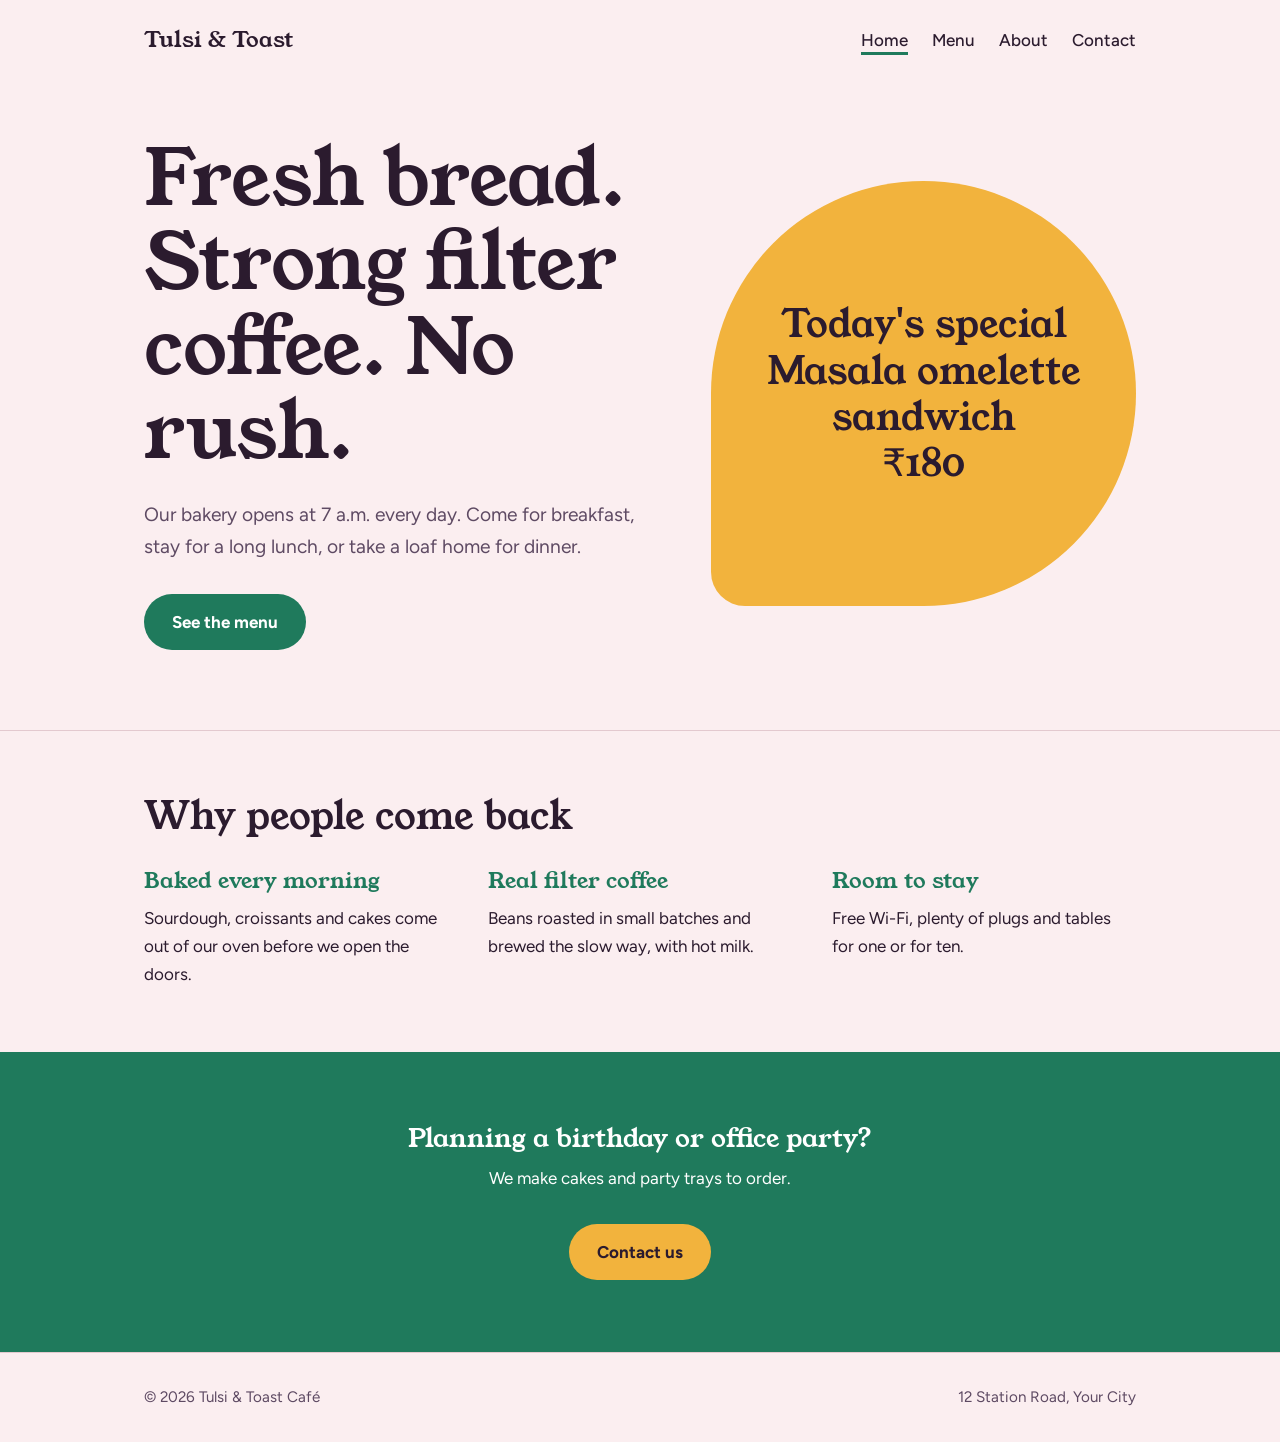
<file: index.html>
<!DOCTYPE html>
<html lang="en">
<head>
<meta charset="utf-8">
<meta name="viewport" content="width=device-width, initial-scale=1">
<title>Tulsi &amp; Toast Café</title>
<meta name="description" content="Neighbourhood café with fresh bread, filter coffee and all-day breakfast.">
<link rel="preconnect" href="https://fonts.googleapis.com">
<link rel="preconnect" href="https://fonts.gstatic.com" crossorigin>
<link href="https://fonts.googleapis.com/css2?family=Young+Serif&family=Figtree:wght@400;500;700&display=swap" rel="stylesheet">
<link rel="stylesheet" href="style.css">
</head>
<body>
<header><div class="wrap">
<a class="logo" href="index.html">Tulsi &amp; Toast</a>
<nav aria-label="Main"><a href="index.html">Home</a><a href="menu.html">Menu</a><a href="about.html">About</a><a href="contact.html">Contact</a></nav>
</div></header>
<main>
<div class="hero"><div class="wrap">
<div><h1>Fresh bread. Strong filter coffee. No rush.</h1>
<p>Our bakery opens at 7 a.m. every day. Come for breakfast, stay for a long lunch, or take a loaf home for dinner.</p>
<a class="btn" href="menu.html">See the menu</a></div>
<div class="sun" role="img" aria-label="Today's special: masala omelette sandwich"><span>Today's special<br>Masala omelette sandwich<br>₹180</span></div>
</div></div>
<section><div class="wrap"><h2>Why people come back</h2><div class="cols">
<div><h3>Baked every morning</h3><p>Sourdough, croissants and cakes come out of our oven before we open the doors.</p></div>
<div><h3>Real filter coffee</h3><p>Beans roasted in small batches and brewed the slow way, with hot milk.</p></div>
<div><h3>Room to stay</h3><p>Free Wi-Fi, plenty of plugs and tables for one or for ten.</p></div>
</div></div></section>
<div class="band"><div class="wrap"><h2>Planning a birthday or office party?</h2><p>We make cakes and party trays to order.</p><a class="btn" href="contact.html">Contact us</a></div></div></main>
<footer><div class="wrap"><span>&copy; <span data-year>2026</span> Tulsi &amp; Toast Café</span><span>12 Station Road, Your City</span></div></footer>
<script src="script.js"></script>
</body>
</html>
</file>
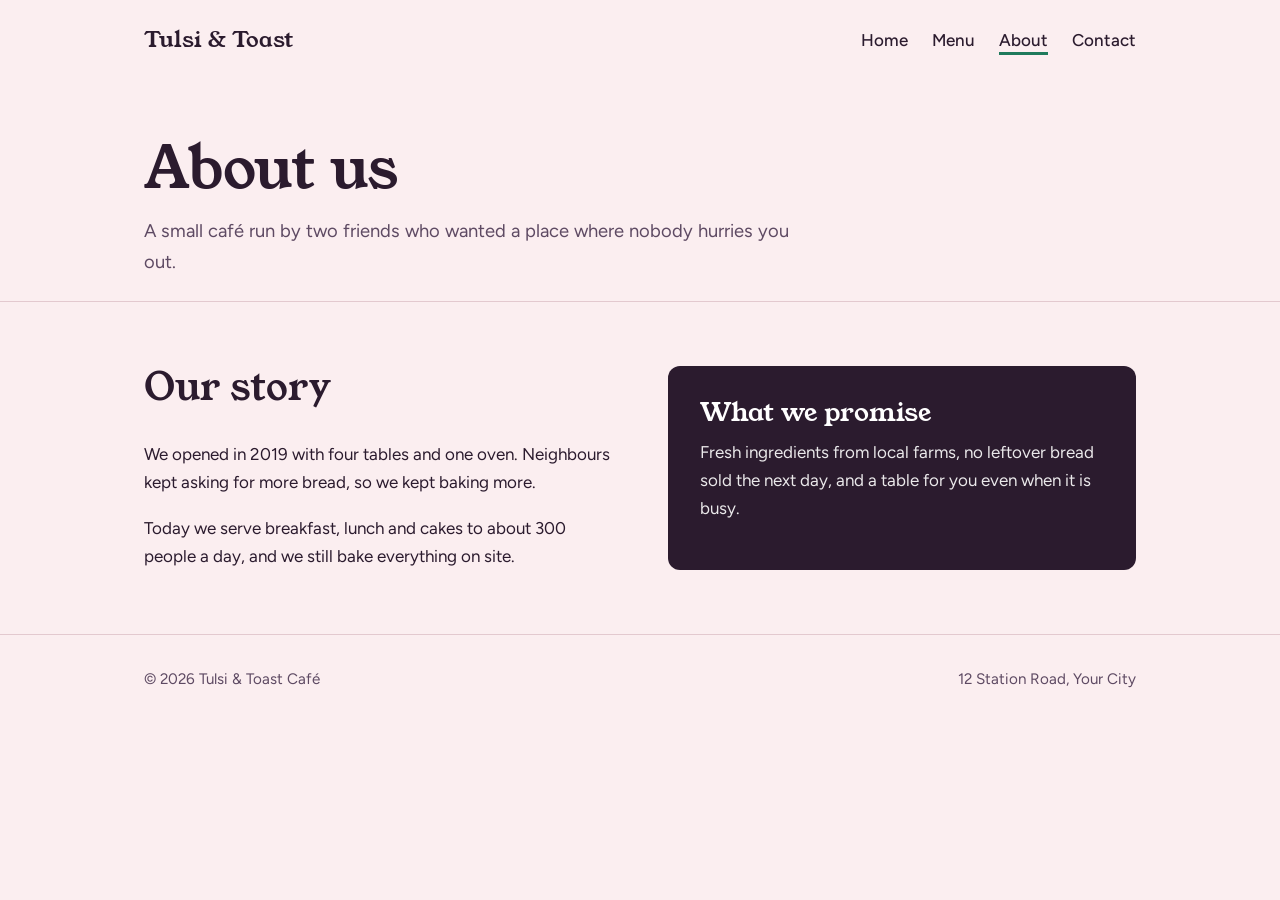
<file: about.html>
<!DOCTYPE html>
<html lang="en">
<head>
<meta charset="utf-8">
<meta name="viewport" content="width=device-width, initial-scale=1">
<title>About | Tulsi &amp; Toast Café</title>
<meta name="description" content="The story behind Tulsi &amp; Toast Café.">
<link rel="preconnect" href="https://fonts.googleapis.com">
<link rel="preconnect" href="https://fonts.gstatic.com" crossorigin>
<link href="https://fonts.googleapis.com/css2?family=Young+Serif&family=Figtree:wght@400;500;700&display=swap" rel="stylesheet">
<link rel="stylesheet" href="style.css">
</head>
<body>
<header><div class="wrap">
<a class="logo" href="index.html">Tulsi &amp; Toast</a>
<nav aria-label="Main"><a href="index.html">Home</a><a href="menu.html">Menu</a><a href="about.html">About</a><a href="contact.html">Contact</a></nav>
</div></header>
<main>
<div class="pagehead"><div class="wrap"><h1>About us</h1><p>A small café run by two friends who wanted a place where nobody hurries you out.</p></div></div>
<section><div class="wrap two">
<div><h2>Our story</h2><p>We opened in 2019 with four tables and one oven. Neighbours kept asking for more bread, so we kept baking more.</p><p style="margin-top:18px">Today we serve breakfast, lunch and cakes to about 300 people a day, and we still bake everything on site.</p></div>
<div class="panel"><h3>What we promise</h3><p>Fresh ingredients from local farms, no leftover bread sold the next day, and a table for you even when it is busy.</p></div>
</div></section></main>
<footer><div class="wrap"><span>&copy; <span data-year>2026</span> Tulsi &amp; Toast Café</span><span>12 Station Road, Your City</span></div></footer>
<script src="script.js"></script>
</body>
</html>
</file>
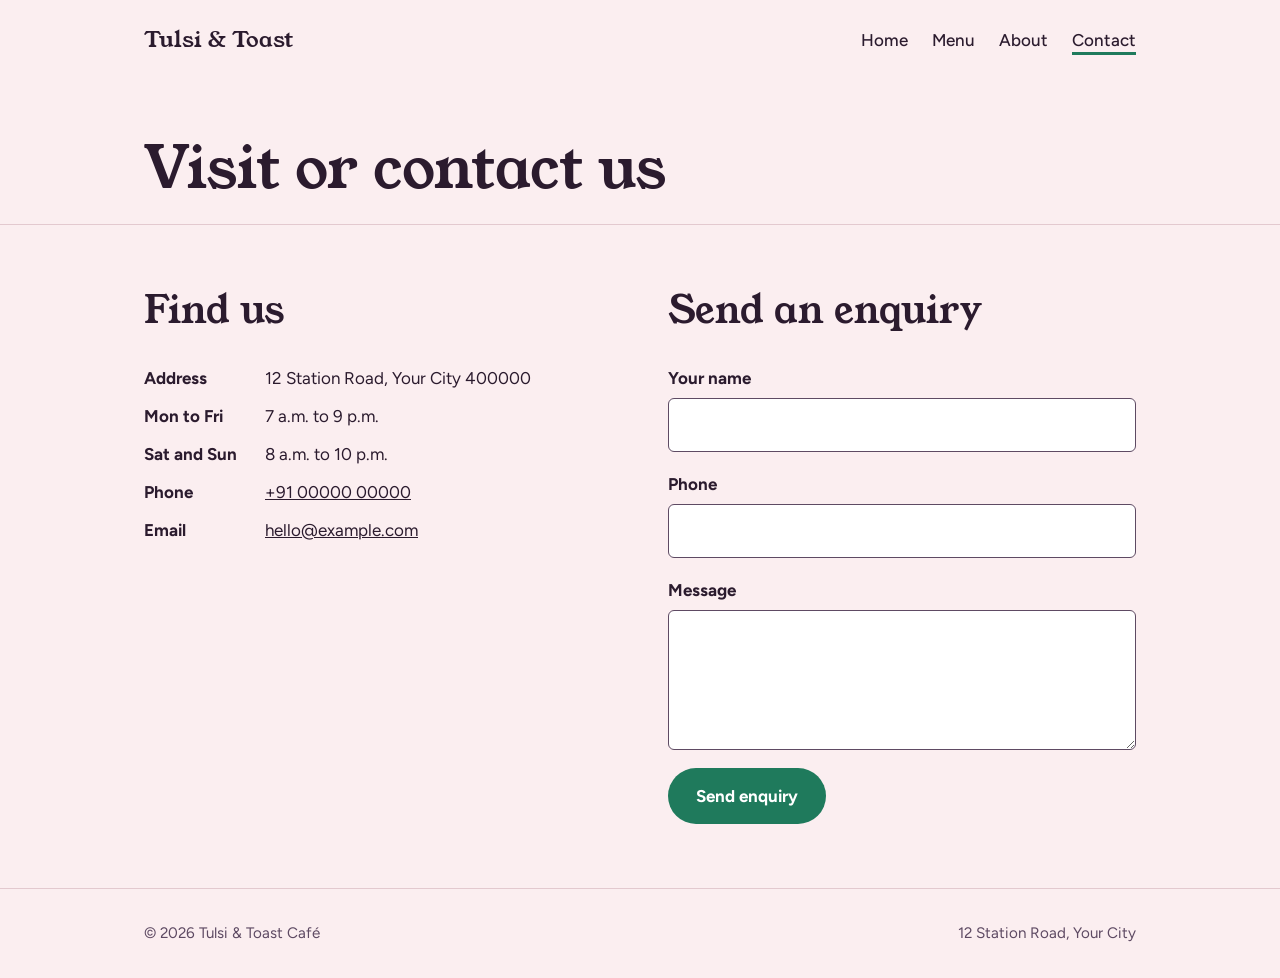
<file: contact.html>
<!DOCTYPE html>
<html lang="en">
<head>
<meta charset="utf-8">
<meta name="viewport" content="width=device-width, initial-scale=1">
<title>Contact | Tulsi &amp; Toast Café</title>
<meta name="description" content="Find us, call us or send an enquiry.">
<link rel="preconnect" href="https://fonts.googleapis.com">
<link rel="preconnect" href="https://fonts.gstatic.com" crossorigin>
<link href="https://fonts.googleapis.com/css2?family=Young+Serif&family=Figtree:wght@400;500;700&display=swap" rel="stylesheet">
<link rel="stylesheet" href="style.css">
</head>
<body>
<header><div class="wrap">
<a class="logo" href="index.html">Tulsi &amp; Toast</a>
<nav aria-label="Main"><a href="index.html">Home</a><a href="menu.html">Menu</a><a href="about.html">About</a><a href="contact.html">Contact</a></nav>
</div></header>
<main>
<div class="pagehead"><div class="wrap"><h1>Visit or contact us</h1></div></div>
<section><div class="wrap two">
<div><h2>Find us</h2><dl>
<dt>Address</dt><dd>12 Station Road, Your City 400000</dd>
<dt>Mon to Fri</dt><dd>7 a.m. to 9 p.m.</dd>
<dt>Sat and Sun</dt><dd>8 a.m. to 10 p.m.</dd>
<dt>Phone</dt><dd><a href="tel:+910000000000">+91 00000 00000</a></dd>
<dt>Email</dt><dd><a href="mailto:hello@example.com">hello@example.com</a></dd></dl></div>
<div><h2>Send an enquiry</h2>
<form id="contact-form">
<label>Your name<input name="name" required autocomplete="name"></label>
<label>Phone<input name="phone" type="tel" autocomplete="tel"></label>
<label>Message<textarea name="message" required></textarea></label>
<button class="btn" type="submit">Send enquiry</button></form></div>
</div></section></main>
<footer><div class="wrap"><span>&copy; <span data-year>2026</span> Tulsi &amp; Toast Café</span><span>12 Station Road, Your City</span></div></footer>
<script src="script.js"></script>
</body>
</html>
</file>
<file: style.css>
:root{--bg:#FBEEF0;--plum:#2B1B2E;--green:#1F7A5C;--gold:#F2B33D;--muted:#5E4A63;--line:#E3C9CF;--white:#fff;--head:"Young Serif",Georgia,serif;--body:"Figtree",system-ui,sans-serif}
*{box-sizing:border-box;margin:0;padding:0}
html{scroll-behavior:smooth}
body{background:var(--bg);color:var(--plum);font-family:var(--body);font-size:1.0625rem;line-height:1.65}
a{color:inherit}
:focus-visible{outline:3px solid var(--green);outline-offset:3px}
.wrap{max-width:1040px;margin:0 auto;padding:0 24px}
h1,h2,h3{font-family:var(--head);font-weight:400;line-height:1.1}
header .wrap{display:flex;justify-content:space-between;align-items:center;padding-top:22px;padding-bottom:22px;gap:16px;flex-wrap:wrap}
.logo{font-family:var(--head);font-size:1.4rem;text-decoration:none}
nav{display:flex;gap:24px;font-weight:500;flex-wrap:wrap}
nav a{text-decoration:none;padding:4px 0}
nav a:hover,nav a[aria-current]{text-decoration:underline;text-underline-offset:6px;text-decoration-color:var(--green);text-decoration-thickness:3px}
.hero{padding:56px 0 80px}
.hero .wrap{display:grid;grid-template-columns:1.1fr .9fr;gap:48px;align-items:center}
.hero h1{font-size:clamp(2.6rem,6.5vw,4.8rem)}
.hero p{margin-top:24px;max-width:46ch;color:var(--muted);font-size:1.2rem}
.btn{display:inline-block;margin-top:32px;background:var(--green);color:var(--white);font-weight:700;padding:14px 28px;border-radius:999px;text-decoration:none;border:0;font:inherit;font-weight:700;cursor:pointer}
.btn:hover{background:var(--plum)}
.sun{aspect-ratio:1;background:var(--gold);border-radius:50% 50% 50% 8%;display:grid;place-items:center;text-align:center;padding:32px}
.sun span{font-family:var(--head);font-size:clamp(1.6rem,3.5vw,2.4rem);line-height:1.2}
.pagehead{padding:56px 0 24px}
.pagehead h1{font-size:clamp(2.2rem,5vw,3.6rem)}
.pagehead p{margin-top:16px;color:var(--muted);max-width:56ch;font-size:1.15rem}
section{padding:64px 0;border-top:1px solid var(--line)}
section h2{font-size:clamp(1.8rem,4vw,2.4rem);margin-bottom:32px}
.cols{display:grid;grid-template-columns:repeat(3,1fr);gap:40px}
.cols h3{font-size:1.4rem;color:var(--green);margin-bottom:10px}
.two{display:grid;grid-template-columns:1fr 1fr;gap:56px}
.menu{display:grid;grid-template-columns:1fr 1fr;gap:20px 64px}
.menu h3{font-size:1.4rem;margin-bottom:14px;color:var(--green)}
.menu ul{list-style:none}
.menu li{display:flex;align-items:baseline;gap:8px;padding:9px 0}
.menu li div{order:0}
.menu li::after{content:"";order:1;flex:1;border-bottom:2px dotted var(--line);margin:0 4px;position:relative;top:-4px}
.menu li b{order:2}
.menu small{display:block;color:var(--muted);font-size:.9rem}
dl{display:grid;grid-template-columns:auto 1fr;gap:10px 28px}
dt{font-weight:700}
.panel{background:var(--plum);color:var(--white);padding:32px;border-radius:12px}
.panel h3{font-size:1.6rem;margin-bottom:12px}
.panel p{opacity:.9}
.panel a{display:inline-block;margin-top:18px;font-weight:700;color:var(--gold)}
.band{background:var(--green);color:var(--white);text-align:center;padding:72px 0}
.band h2{margin-bottom:12px}
.band .btn{background:var(--gold);color:var(--plum)}
form{display:grid;gap:18px;max-width:560px}
label{font-weight:700;display:grid;gap:6px}
input,textarea{font:inherit;padding:12px 14px;border:1px solid var(--muted);border-radius:6px;background:var(--white);color:var(--plum);font-weight:400}
textarea{min-height:140px;resize:vertical}
form .btn{justify-self:start;margin-top:0}
footer{padding:32px 0;border-top:1px solid var(--line);color:var(--muted);font-size:.95rem}
footer .wrap{display:flex;justify-content:space-between;gap:16px;flex-wrap:wrap}
@media (max-width:760px){.hero .wrap,.cols,.two,.menu{grid-template-columns:1fr;gap:32px}.sun{max-width:320px}}
@media (prefers-reduced-motion:reduce){html{scroll-behavior:auto}}
</file>
